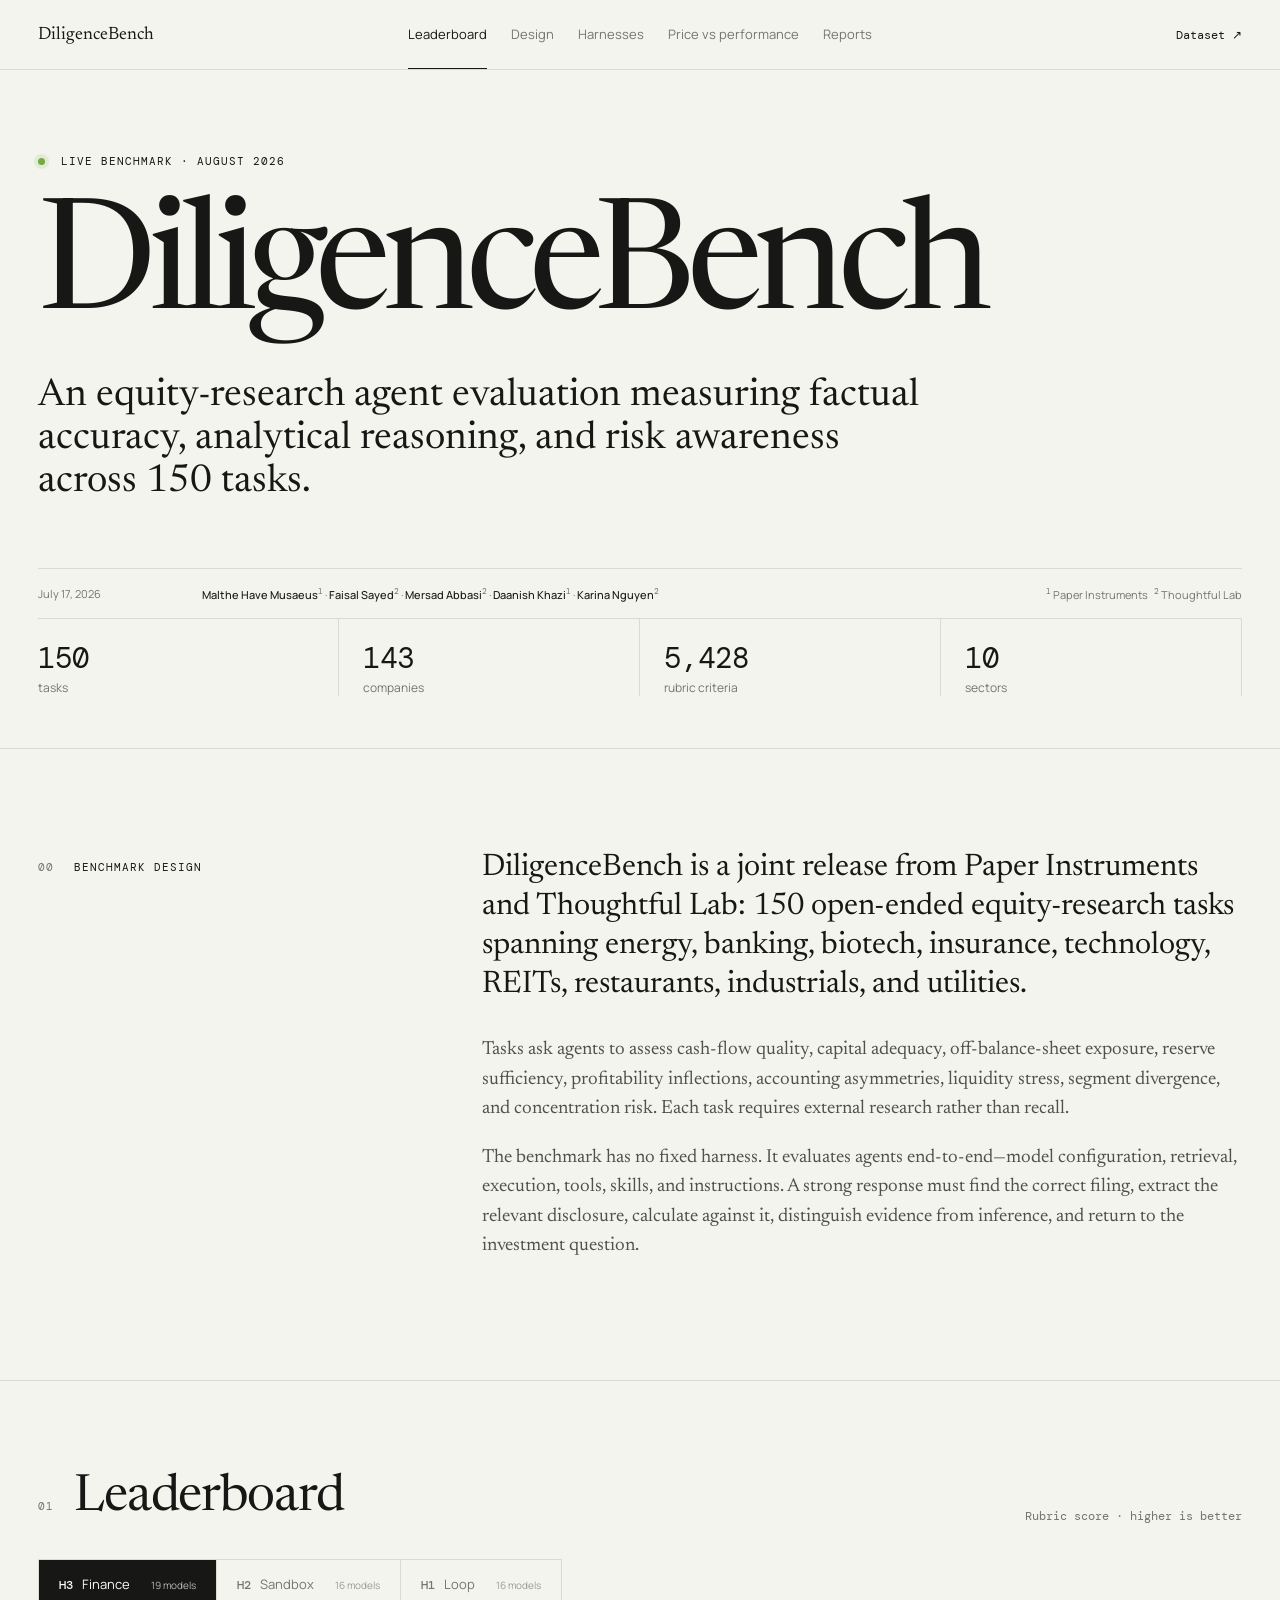
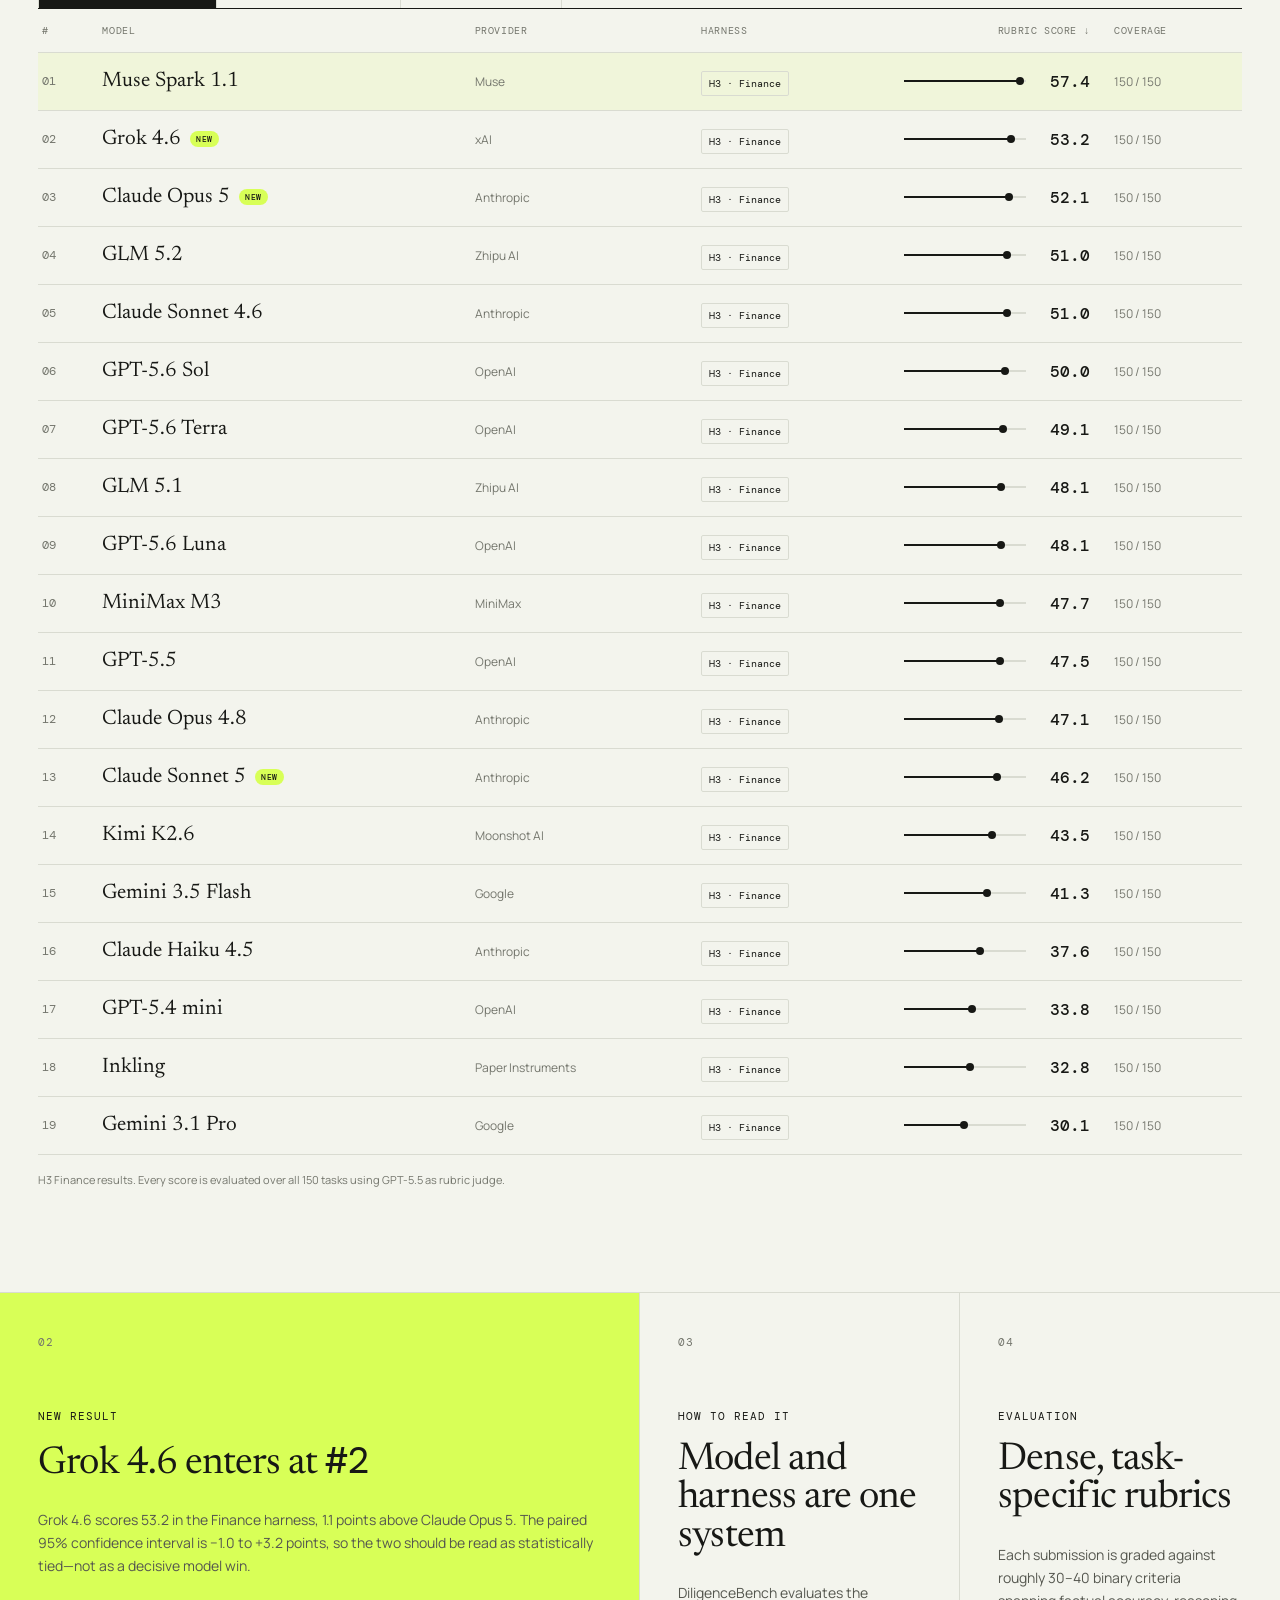
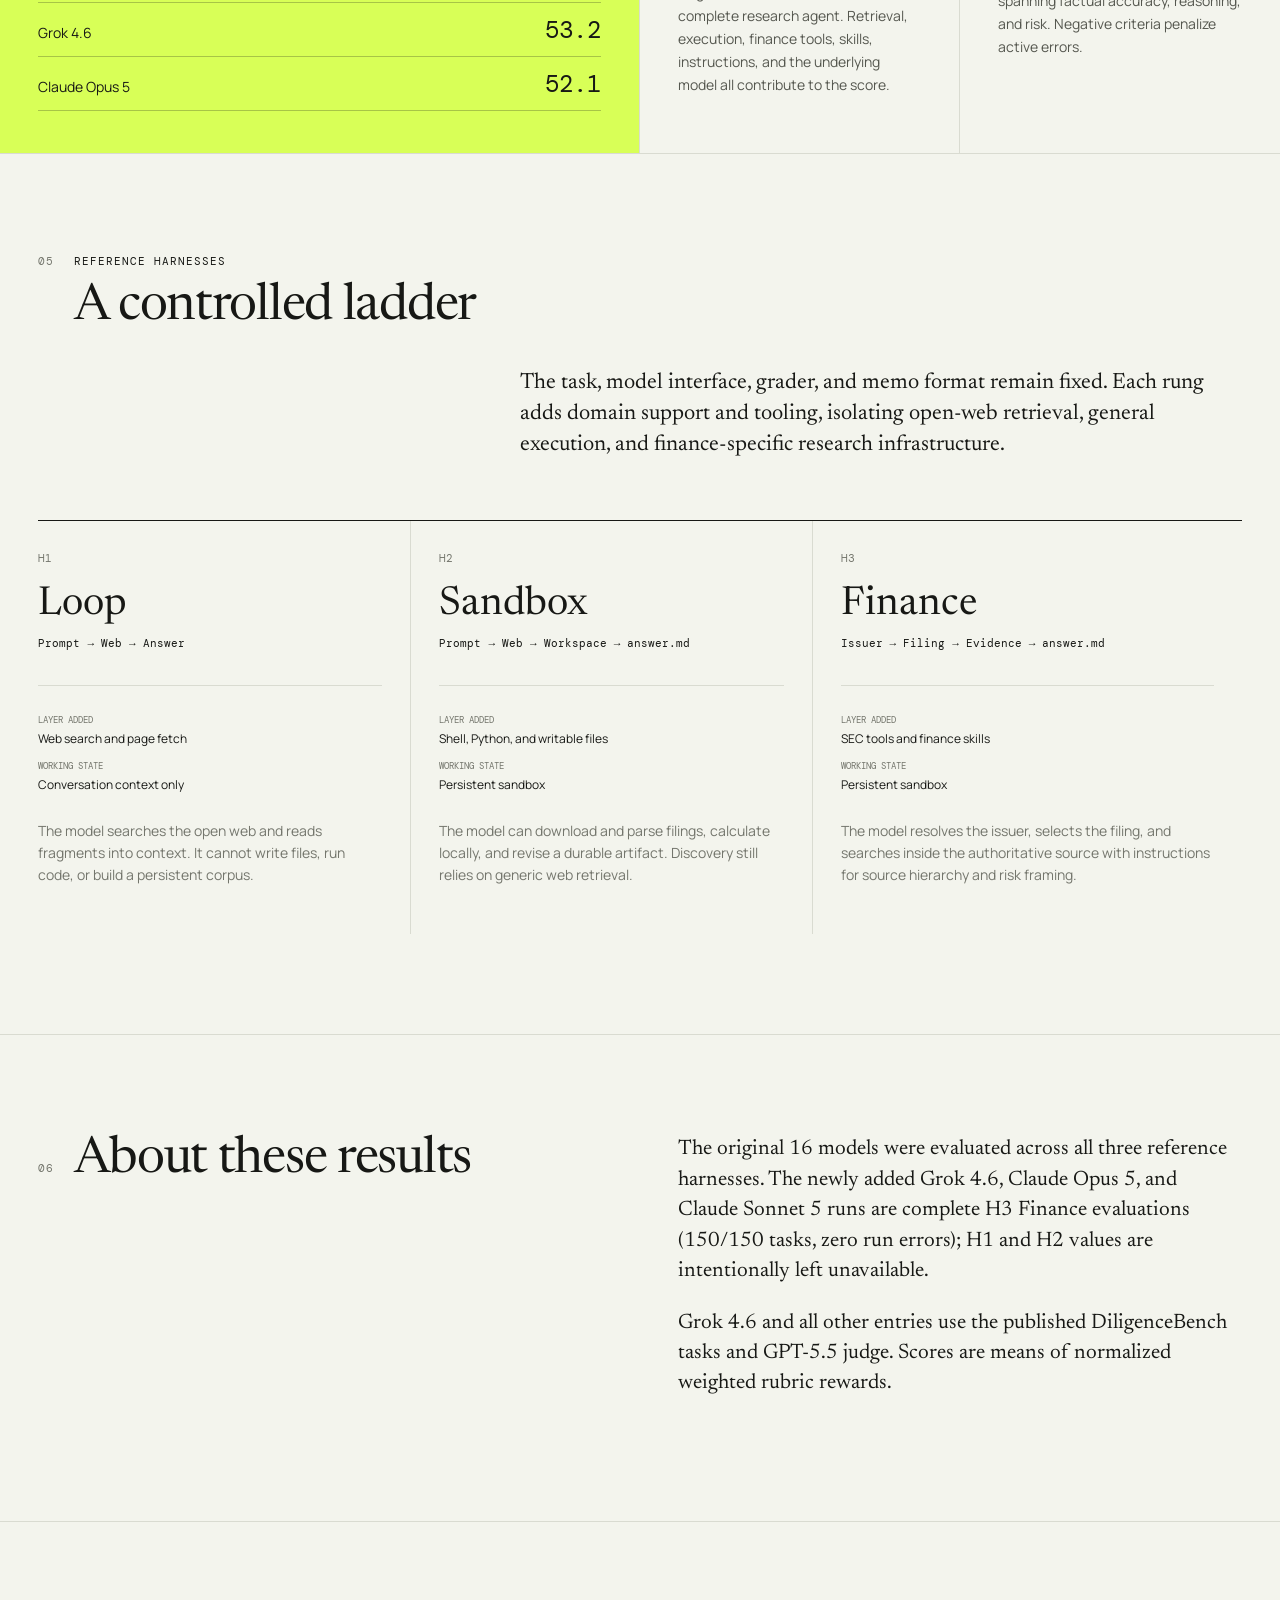
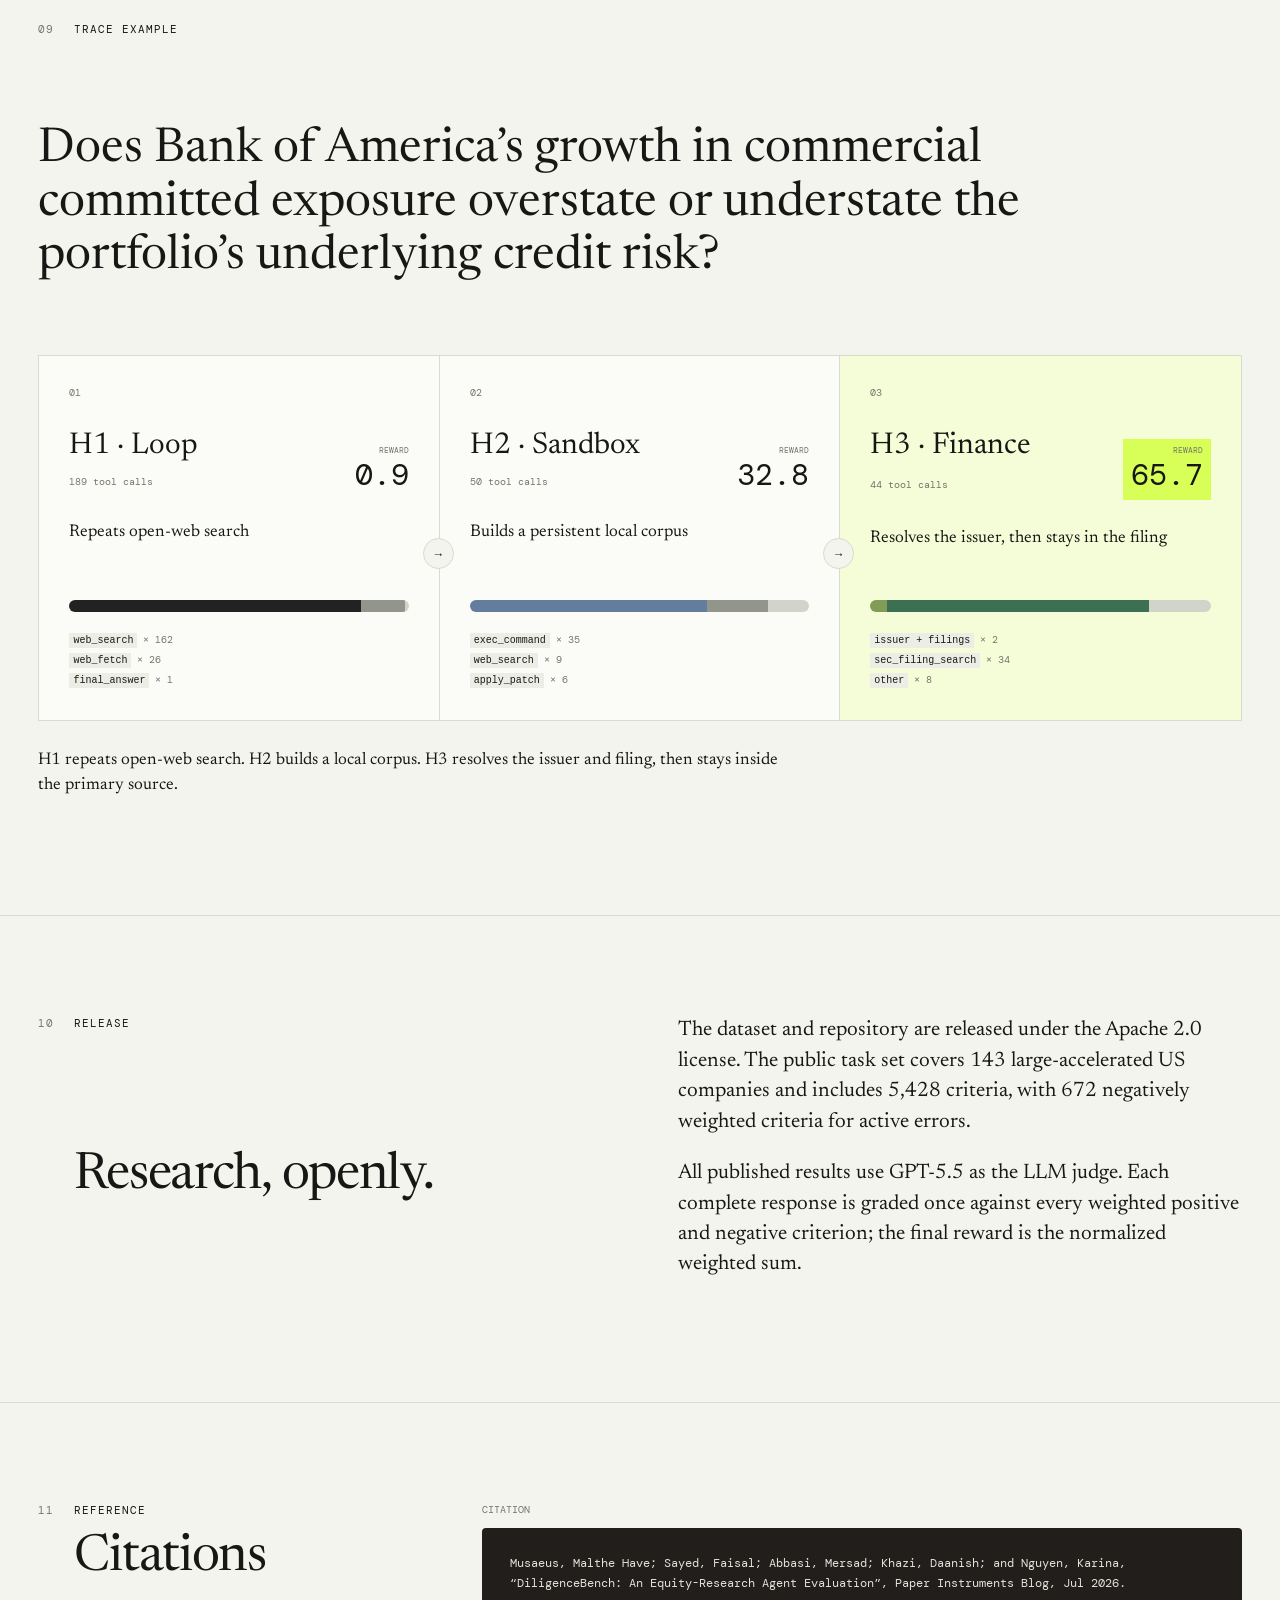
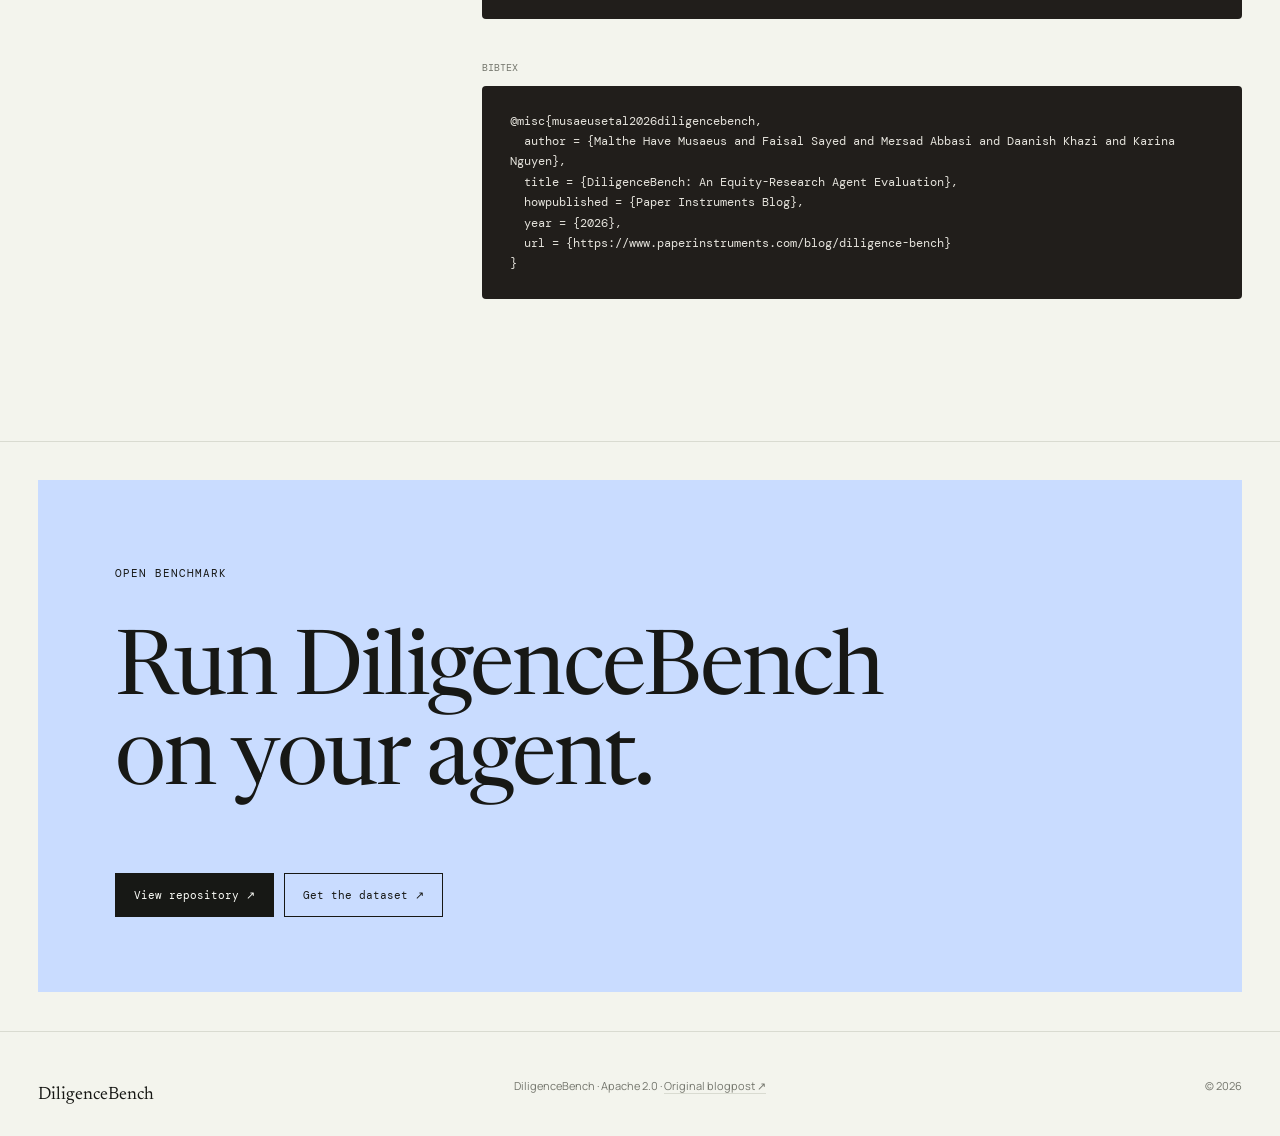
<file: index.html>
<!doctype html>
<html lang="en">
  <head>
    <meta charset="UTF-8" />
    <meta name="viewport" content="width=device-width, initial-scale=1.0" />
    <meta name="description" content="DiligenceBench: An Equity-Research Agent Evaluation" />
    <meta property="og:type" content="website" />
    <meta property="og:title" content="DiligenceBench" />
    <meta property="og:description" content="DiligenceBench: An Equity-Research Agent Evaluation" />
    <meta property="og:url" content="https://diligencebench.com/" />
    <meta property="og:image" content="https://diligencebench.com/diligencebench-social.jpeg" />
    <meta property="og:image:width" content="1080" />
    <meta property="og:image:height" content="1350" />
    <meta name="twitter:card" content="summary_large_image" />
    <meta name="twitter:title" content="DiligenceBench" />
    <meta name="twitter:description" content="DiligenceBench: An Equity-Research Agent Evaluation" />
    <meta name="twitter:image" content="https://diligencebench.com/diligencebench-social.jpeg" />
    <title>DiligenceBench — Leaderboard</title>
    <link rel="preconnect" href="https://fonts.googleapis.com" />
    <link rel="preconnect" href="https://fonts.gstatic.com" crossorigin />
    <link href="https://fonts.googleapis.com/css2?family=DM+Mono:wght@300;400;500&family=Manrope:wght@400;500;600&family=Newsreader:opsz,wght@6..72,400;6..72,500&display=swap" rel="stylesheet" />
    <link rel="stylesheet" href="styles.css" />
  </head>
  <body class="home-page">
    <header class="site-header">
      <a class="brand" href="#">DiligenceBench</a>
      <nav aria-label="Primary navigation">
        <a class="active" href="#leaderboard">Leaderboard</a>
        <a href="#design">Design</a>
        <a href="#methodology">Harnesses</a>
        <a href="price-performance.html">Price vs performance</a>
        <a href="reports.html">Reports</a>
      </nav>
      <a class="github-link" href="https://huggingface.co/datasets/paperinstruments/diligence-bench">Dataset <span>↗</span></a>
    </header>

    <main>
      <section class="hero" id="leaderboard">
        <div class="eyebrow"><span class="status-dot"></span> Live benchmark · August 2026</div>
        <h1>DiligenceBench</h1>
        <p class="lede">An equity-research agent evaluation measuring factual accuracy, analytical reasoning, and risk awareness across 150 tasks.</p>
        <div class="byline">
          <p>July 17, 2026</p>
          <p><b>Malthe Have Musaeus</b><sup>1</sup> · <b>Faisal Sayed</b><sup>2</sup> · <b>Mersad Abbasi</b><sup>2</sup> · <b>Daanish Khazi</b><sup>1</sup> · <b>Karina Nguyen</b><sup>2</sup></p>
          <p><sup>1</sup> Paper Instruments&nbsp;&nbsp; <sup>2</sup> Thoughtful Lab</p>
        </div>
        <div class="stats" aria-label="Benchmark summary">
          <div><strong>150</strong><span>tasks</span></div>
          <div><strong>143</strong><span>companies</span></div>
          <div><strong>5,428</strong><span>rubric criteria</span></div>
          <div><strong>10</strong><span>sectors</span></div>
        </div>
      </section>

      <section class="article-intro" id="design">
        <div><span class="section-index">00</span><p class="kicker">Benchmark design</p></div>
        <div class="article-copy">
          <p class="drop">DiligenceBench is a joint release from Paper Instruments and Thoughtful Lab: 150 open-ended equity-research tasks spanning energy, banking, biotech, insurance, technology, REITs, restaurants, industrials, and utilities.</p>
          <p>Tasks ask agents to assess cash-flow quality, capital adequacy, off-balance-sheet exposure, reserve sufficiency, profitability inflections, accounting asymmetries, liquidity stress, segment divergence, and concentration risk. Each task requires external research rather than recall.</p>
          <p>The benchmark has no fixed harness. It evaluates agents end-to-end—model configuration, retrieval, execution, tools, skills, and instructions. A strong response must find the correct filing, extract the relevant disclosure, calculate against it, distinguish evidence from inference, and return to the investment question.</p>
        </div>
      </section>

      <section class="board" aria-labelledby="board-title">
        <div class="board-heading">
          <div>
            <span class="section-index">01</span>
            <h2 id="board-title">Leaderboard</h2>
          </div>
          <p>Rubric score · higher is better</p>
        </div>

        <div class="harness-tabs" role="tablist" aria-label="Harness">
          <button class="tab active" data-harness="h3" role="tab" aria-selected="true"><b>H3</b> Finance <span>19 models</span></button>
          <button class="tab" data-harness="h2" role="tab" aria-selected="false"><b>H2</b> Sandbox <span>16 models</span></button>
          <button class="tab" data-harness="h1" role="tab" aria-selected="false"><b>H1</b> Loop <span>16 models</span></button>
        </div>

        <div class="table-wrap">
          <table>
            <thead>
              <tr><th class="rank">#</th><th>Model</th><th>Provider</th><th>Harness</th><th class="score">Rubric score ↓</th><th>Coverage</th></tr>
            </thead>
            <tbody id="leaderboard-body"></tbody>
          </table>
        </div>
        <p class="table-note" id="table-note">H3 Finance results. Every score is evaluated over all 150 tasks using GPT-5.5 as rubric judge.</p>
      </section>

      <section class="insight-grid" id="methodology">
        <a class="insight-card featured" href="reports.html#grok-opus" aria-label="Read the Grok 4.6 versus Claude Opus 5 report">
          <span class="section-index">02</span>
          <p class="kicker">New result</p>
          <h2>Grok 4.6 enters at <em>#2</em></h2>
          <p>Grok 4.6 scores 53.2 in the Finance harness, 1.1 points above Claude Opus 5. The paired 95% confidence interval is −1.0 to +3.2 points, so the two should be read as statistically tied—not as a decisive model win.</p>
          <div class="comparison">
            <div><span>Grok 4.6</span><strong>53.2</strong></div>
            <div><span>Claude Opus 5</span><strong>52.1</strong></div>
          </div>
        </a>
        <article class="insight-card">
          <span class="section-index">03</span>
          <p class="kicker">How to read it</p>
          <h2>Model and harness are one system</h2>
          <p>DiligenceBench evaluates the complete research agent. Retrieval, execution, finance tools, skills, instructions, and the underlying model all contribute to the score.</p>
        </article>
        <article class="insight-card">
          <span class="section-index">04</span>
          <p class="kicker">Evaluation</p>
          <h2>Dense, task-specific rubrics</h2>
          <p>Each submission is graded against roughly 30–40 binary criteria spanning factual accuracy, reasoning, and risk. Negative criteria penalize active errors.</p>
        </article>
      </section>

      <section class="harness-section">
        <div class="section-title"><span class="section-index">05</span><div><p class="kicker">Reference harnesses</p><h2>A controlled ladder</h2></div></div>
        <p class="section-deck">The task, model interface, grader, and memo format remain fixed. Each rung adds domain support and tooling, isolating open-web retrieval, general execution, and finance-specific research infrastructure.</p>
        <div class="harness-cards">
          <article><div class="harness-number">H1</div><h3>Loop</h3><p class="flow">Prompt → Web → Answer</p><dl><dt>Layer added</dt><dd>Web search and page fetch</dd><dt>Working state</dt><dd>Conversation context only</dd></dl><p>The model searches the open web and reads fragments into context. It cannot write files, run code, or build a persistent corpus.</p></article>
          <article><div class="harness-number">H2</div><h3>Sandbox</h3><p class="flow">Prompt → Web → Workspace → answer.md</p><dl><dt>Layer added</dt><dd>Shell, Python, and writable files</dd><dt>Working state</dt><dd>Persistent sandbox</dd></dl><p>The model can download and parse filings, calculate locally, and revise a durable artifact. Discovery still relies on generic web retrieval.</p></article>
          <article><div class="harness-number">H3</div><h3>Finance</h3><p class="flow">Issuer → Filing → Evidence → answer.md</p><dl><dt>Layer added</dt><dd>SEC tools and finance skills</dd><dt>Working state</dt><dd>Persistent sandbox</dd></dl><p>The model resolves the issuer, selects the filing, and searches inside the authoritative source with instructions for source hierarchy and risk framing.</p></article>
        </div>
      </section>

      <section class="method-note">
        <div><span class="section-index">06</span><h2>About these results</h2></div>
        <div class="prose">
          <p>The original 16 models were evaluated across all three reference harnesses. The newly added Grok 4.6, Claude Opus 5, and Claude Sonnet 5 runs are complete H3 Finance evaluations (150/150 tasks, zero run errors); H1 and H2 values are intentionally left unavailable.</p>
          <p>Grok 4.6 and all other entries use the published DiligenceBench tasks and GPT-5.5 judge. Scores are means of normalized weighted rubric rewards.</p>
        </div>
      </section>

      <section class="report-section" id="reports">
        <header class="report-head"><div><span class="section-index">07</span><p class="kicker">Research note · 4 min read</p></div><h2>Why Grok 4.6 edged ahead</h2><p class="report-standfirst">The score difference is small. The behavioral difference is not.</p></header>
        <div class="report-body">
          <aside><p>Grok 4.6 vs Claude Opus 5</p><strong>+1.1</strong><span>rubric points</span><small>95% CI: −1.0 to +3.2</small></aside>
          <article>
            <p>Grok was much more search-intensive: about <strong>41 tool calls per task</strong> versus Opus’s 22. It made 3,293 SEC filing-search calls against 486 for Opus and uniquely satisfied 529 rubric criteria, compared with 470 uniquely satisfied by Opus.</p>
            <h3>Section scores</h3>
            <div class="mini-table" role="table" aria-label="Grok and Opus rubric section scores">
              <div class="mini-row mini-head"><span>Section</span><span>Grok 4.6</span><span>Opus 5</span></div>
              <div class="mini-row"><span>Factual accuracy</span><strong>55.0</strong><span>54.2</span></div>
              <div class="mini-row"><span>Analytical reasoning</span><strong>53.2</strong><span>51.3</span></div>
              <div class="mini-row"><span>Risk awareness</span><strong>50.8</strong><span>49.3</span></div>
            </div>
            <h3>Behavioral differences</h3>
            <div class="behavior-grid"><div><b>Grok 4.6</b><p>Broader SEC search, more evidence gathering, more tool failures, and shorter final answers. Source failures appeared on 24 tasks.</p></div><div><b>Claude Opus 5</b><p>More shell-based document processing, longer answers, and fewer failed fetches. Source failures appeared on only four tasks.</p></div></div>
            <p>Opus wrote longer answers—13,445 versus 10,966 characters—and used more turns, but it more often omitted the rubric’s exact requested formulation. Its cleaner execution did not consistently become the precise assertions rewarded by the judge.</p>
            <blockquote><b>Conclusion.</b> Treat Grok 4.6 and Opus 5 as a statistical tie around 52–53%. Grok’s nominal advantage appears driven by aggressive search and slightly better rubric targeting; Opus was more efficient and sometimes more nuanced. Sonnet 5’s 46.2% is meaningfully below Grok, with a paired difference of +7.0 points and a confidence interval of roughly +4.5 to +9.4.</blockquote>
          </article>
        </div>
      </section>

      <section class="plot-section">
        <div class="plot-head"><div><span class="section-index">08</span><p class="kicker">Economics</p><h2>Price versus performance</h2></div><p>Estimated mean inference cost per task at published serving rates. Each path follows one open-weight model from H1 to H3.</p></div>
        <div class="plot-key"><span class="glm52">GLM 5.2</span><span class="glm51">GLM 5.1</span><span class="minimax">MiniMax M3</span><span class="kimi">Kimi K2.6</span><span class="inkling">Inkling</span></div>
        <div class="scatter-wrap"><svg id="cost-plot" role="img" aria-label="Cost per task versus rubric score by model and harness"></svg></div>
        <p class="plot-note">Token counts are reconstructed from complete traces with published tokenizers; cache reuse is inferred from the conversation prefix shared across turns. Hover points for exact values.</p>
      </section>

      <section class="trace-section">
        <div class="trace-head"><span class="section-index">09</span><div><p class="kicker">Trace example</p></div></div>
        <p class="trace-question">Does Bank of America’s growth in commercial committed exposure overstate or understate the portfolio’s underlying credit risk?</p>
        <div class="trace-list">
          <article><div class="trace-step">01</div><header><span>H1 · Loop</span><b>189 tool calls</b><strong>0.9</strong></header><p class="trace-mode">Repeats open-web search</p><div class="trace-bar"><i style="width:86%"></i><i style="width:13%"></i><i style="width:1%"></i></div><p><code>web_search</code> × 162<br><code>web_fetch</code> × 26<br><code>final_answer</code> × 1</p></article>
          <article><div class="trace-step">02</div><header><span>H2 · Sandbox</span><b>50 tool calls</b><strong>32.8</strong></header><p class="trace-mode">Builds a persistent local corpus</p><div class="trace-bar h2"><i style="width:70%"></i><i style="width:18%"></i><i style="width:12%"></i></div><p><code>exec_command</code> × 35<br><code>web_search</code> × 9<br><code>apply_patch</code> × 6</p></article>
          <article class="trace-best"><div class="trace-step">03</div><header><span>H3 · Finance</span><b>44 tool calls</b><strong>65.7</strong></header><p class="trace-mode">Resolves the issuer, then stays in the filing</p><div class="trace-bar h3"><i style="width:5%"></i><i style="width:77%"></i><i style="width:18%"></i></div><p><code>issuer + filings</code> × 2<br><code>sec_filing_search</code> × 34<br><code>other</code> × 8</p></article>
        </div>
        <p class="trace-caption">H1 repeats open-web search. H2 builds a local corpus. H3 resolves the issuer and filing, then stays inside the primary source.</p>
      </section>

      <section class="release-section">
        <div><span class="section-index">10</span><p class="kicker">Release</p><h2>Research, openly.</h2></div>
        <div class="prose"><p>The dataset and repository are released under the Apache 2.0 license. The public task set covers 143 large-accelerated US companies and includes 5,428 criteria, with 672 negatively weighted criteria for active errors.</p><p>All published results use GPT-5.5 as the LLM judge. Each complete response is graded once against every weighted positive and negative criterion; the final reward is the normalized weighted sum.</p></div>
      </section>

      <section class="citation-section">
        <div class="citation-title"><span class="section-index">11</span><div><p class="kicker">Reference</p><h2>Citations</h2></div></div>
        <div class="citation-content"><label>Citation</label><pre><code>Musaeus, Malthe Have; Sayed, Faisal; Abbasi, Mersad; Khazi, Daanish; and Nguyen, Karina, “DiligenceBench: An Equity-Research Agent Evaluation”, Paper Instruments Blog, Jul 2026.</code></pre><label>BibTeX</label><pre><code>@misc{musaeusetal2026diligencebench,
  author = {Malthe Have Musaeus and Faisal Sayed and Mersad Abbasi and Daanish Khazi and Karina Nguyen},
  title = {DiligenceBench: An Equity-Research Agent Evaluation},
  howpublished = {Paper Instruments Blog},
  year = {2026},
  url = {https://www.paperinstruments.com/blog/diligence-bench}
}</code></pre></div>
      </section>

      <section class="cta">
        <p class="kicker">Open benchmark</p>
        <h2>Run DiligenceBench<br />on your agent.</h2>
        <div><a class="button primary" href="https://github.com/paper-instruments/diligence-bench">View repository ↗</a><a class="button" href="https://huggingface.co/datasets/paperinstruments/diligence-bench">Get the dataset ↗</a></div>
      </section>
    </main>

    <footer><a class="brand" href="#">DiligenceBench</a><p>DiligenceBench · Apache 2.0 · <a class="quiet-link" href="https://www.paperinstruments.com/blog/diligence-bench">Original blogpost ↗</a></p><p>© 2026</p></footer>
    <script src="app.js"></script>
  </body>
</html>
</file>
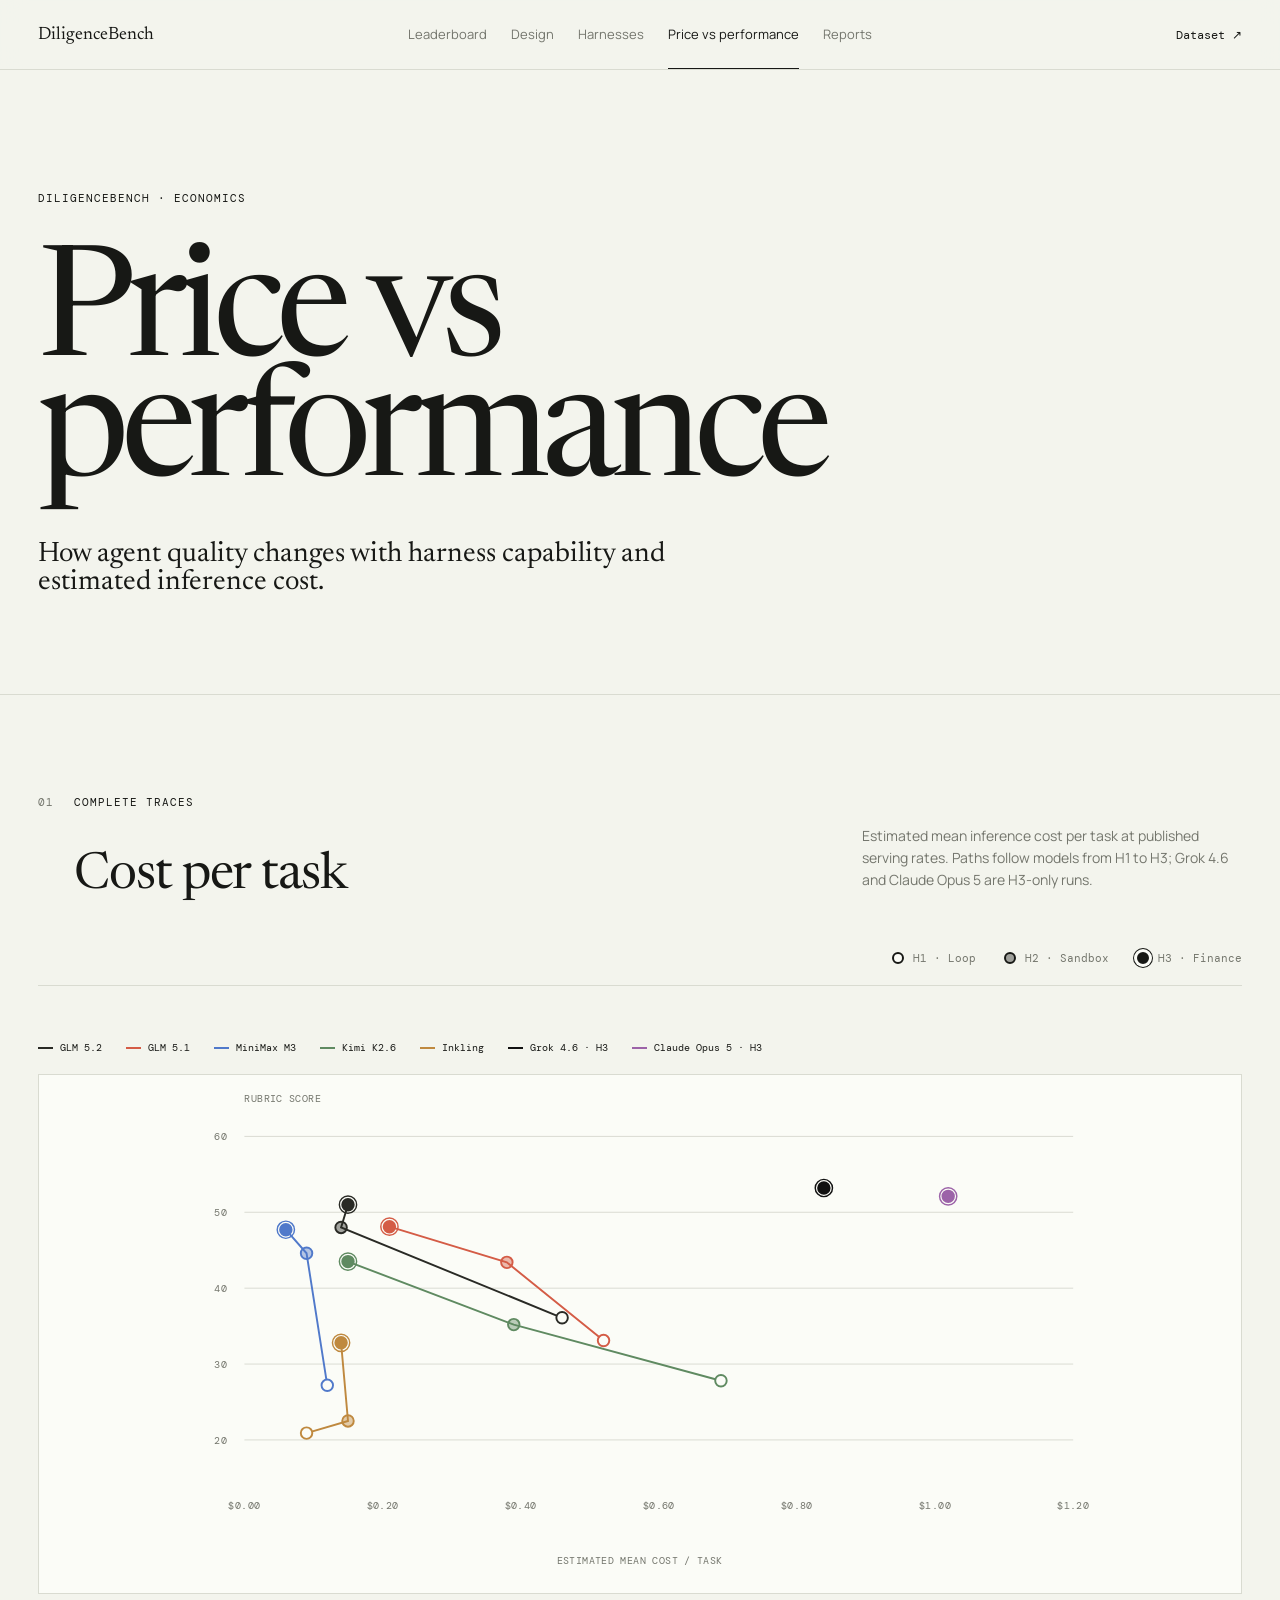
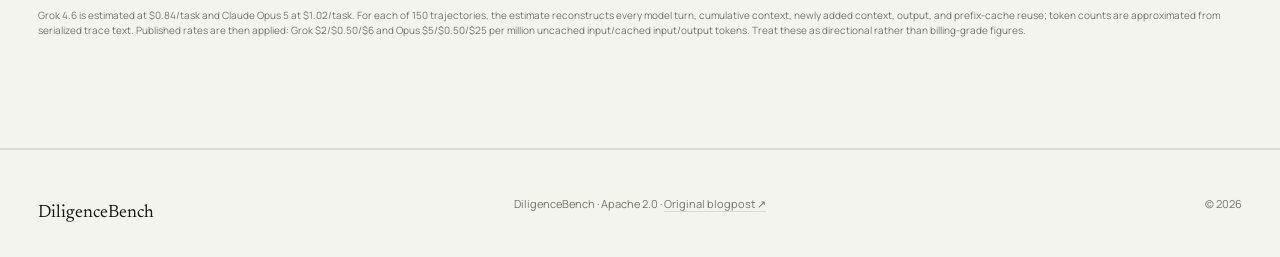
<file: price-performance.html>
<!doctype html><html lang="en"><head><meta charset="UTF-8"><meta name="viewport" content="width=device-width,initial-scale=1"><title>Price vs Performance — DiligenceBench</title><link rel="preconnect" href="https://fonts.googleapis.com"><link rel="preconnect" href="https://fonts.gstatic.com" crossorigin><link href="https://fonts.googleapis.com/css2?family=DM+Mono:wght@300;400;500&family=Manrope:wght@400;500;600&family=Newsreader:opsz,wght@6..72,400;6..72,500&display=swap" rel="stylesheet"><link rel="stylesheet" href="styles.css"></head>
<body class="sub-page"><header class="site-header"><a class="brand" href="index.html">DiligenceBench</a><nav><a href="index.html">Leaderboard</a><a href="index.html#design">Design</a><a href="index.html#methodology">Harnesses</a><a class="active" href="price-performance.html">Price vs performance</a><a href="reports.html">Reports</a></nav><a class="github-link" href="https://huggingface.co/datasets/paperinstruments/diligence-bench">Dataset ↗</a></header><main>
<section class="sub-hero"><p class="eyebrow">DiligenceBench · Economics</p><h1>Price vs<br>performance</h1><p>How agent quality changes with harness capability and estimated inference cost.</p></section>
<section class="plot-section visible-plot"><div class="plot-head"><div><span class="section-index">01</span><p class="kicker">Complete traces</p><h2>Cost per task</h2></div><p>Estimated mean inference cost per task at published serving rates. Paths follow models from H1 to H3; Grok 4.6 and Claude Opus 5 are H3-only runs.</p></div><div class="harness-key" aria-label="Harness marker legend"><span class="h1-mark"><i></i>H1 · Loop</span><span class="h2-mark"><i></i>H2 · Sandbox</span><span class="h3-mark"><i></i>H3 · Finance</span></div><div class="plot-key"><span class="glm52">GLM 5.2</span><span class="glm51">GLM 5.1</span><span class="minimax">MiniMax M3</span><span class="kimi">Kimi K2.6</span><span class="inkling">Inkling</span><span class="grok">Grok 4.6 · H3</span><span class="opus5">Claude Opus 5 · H3</span></div><div class="scatter-wrap"><svg id="cost-plot" role="img" aria-label="Cost per task versus rubric score"></svg><div class="plot-tooltip" role="status" aria-live="polite"></div></div><p class="plot-note">Grok 4.6 is estimated at $0.84/task and Claude Opus 5 at $1.02/task. For each of 150 trajectories, the estimate reconstructs every model turn, cumulative context, newly added context, output, and prefix-cache reuse; token counts are approximated from serialized trace text. Published rates are then applied: Grok $2/$0.50/$6 and Opus $5/$0.50/$25 per million uncached input/cached input/output tokens. Treat these as directional rather than billing-grade figures.</p></section>
</main><footer><a class="brand" href="index.html">DiligenceBench</a><p>DiligenceBench · Apache 2.0 · <a class="quiet-link" href="https://www.paperinstruments.com/blog/diligence-bench">Original blogpost ↗</a></p><p>© 2026</p></footer><script src="app.js"></script></body></html>
</file>
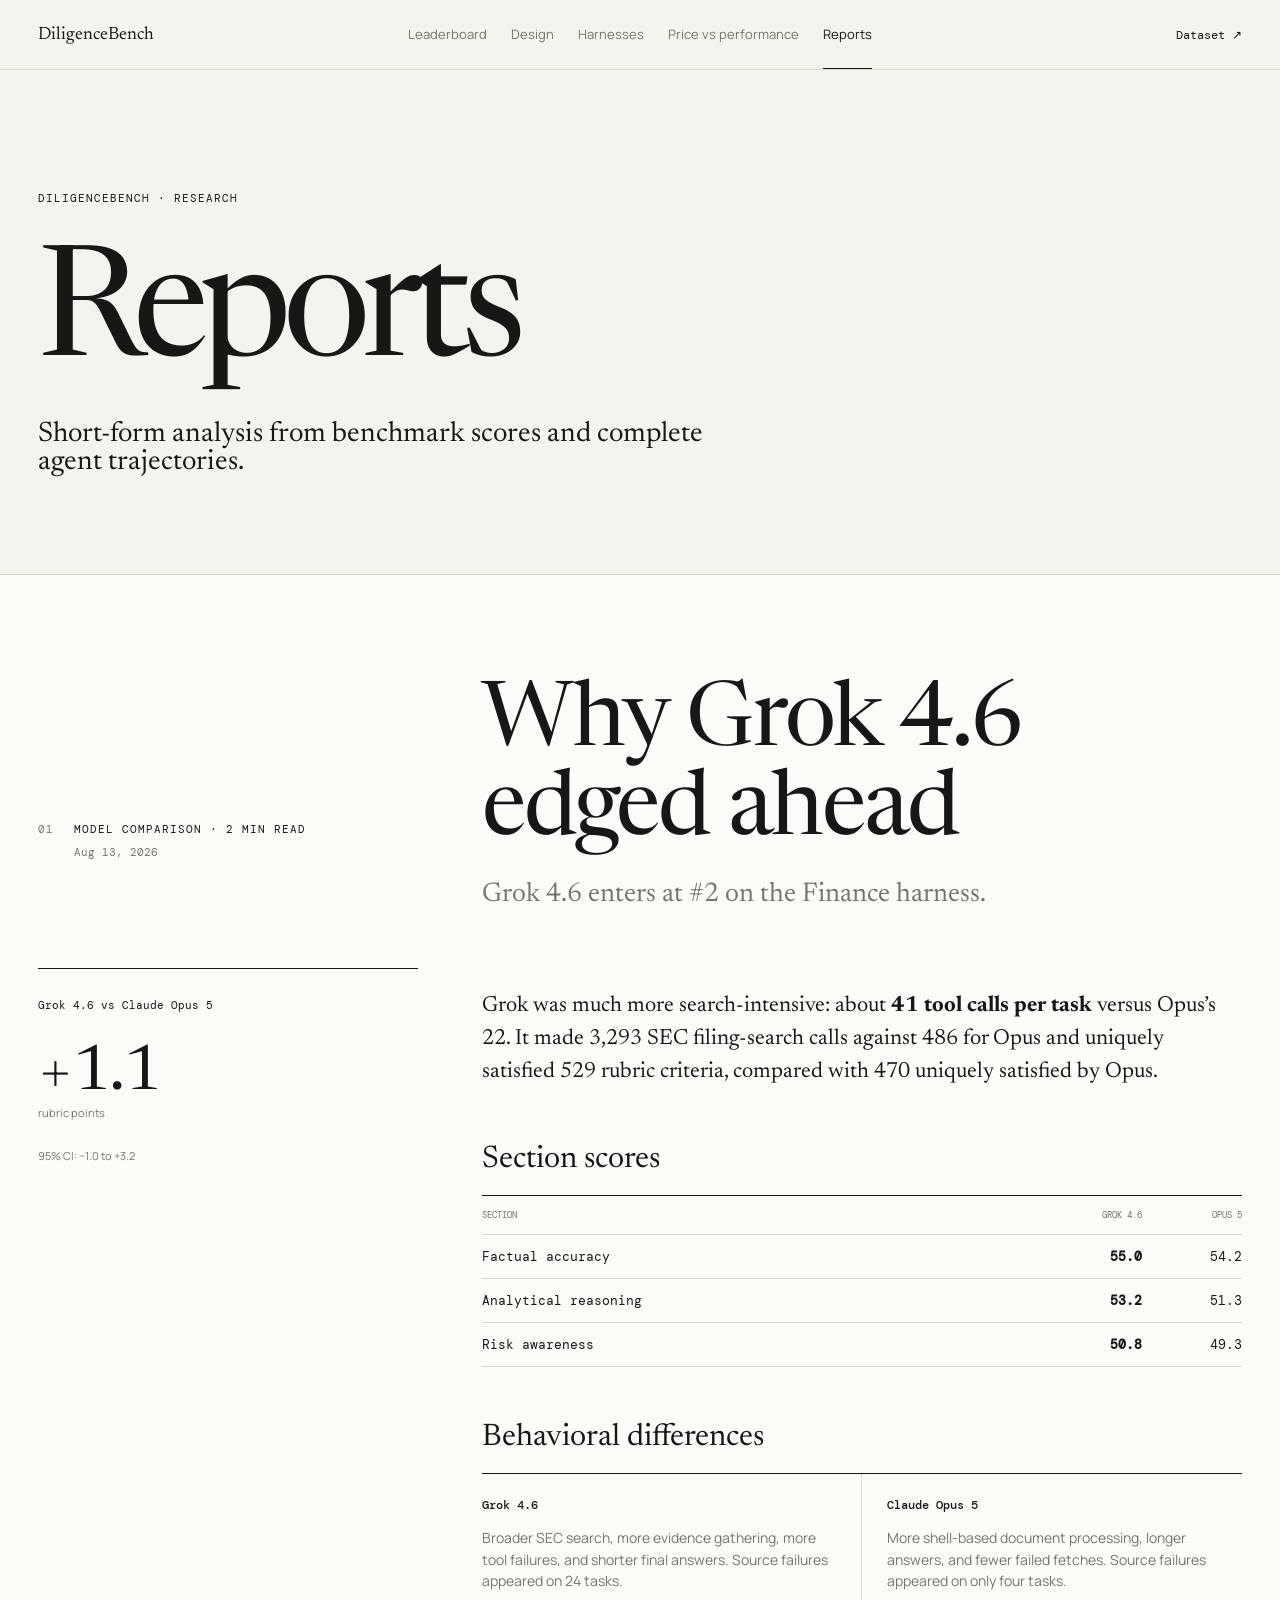
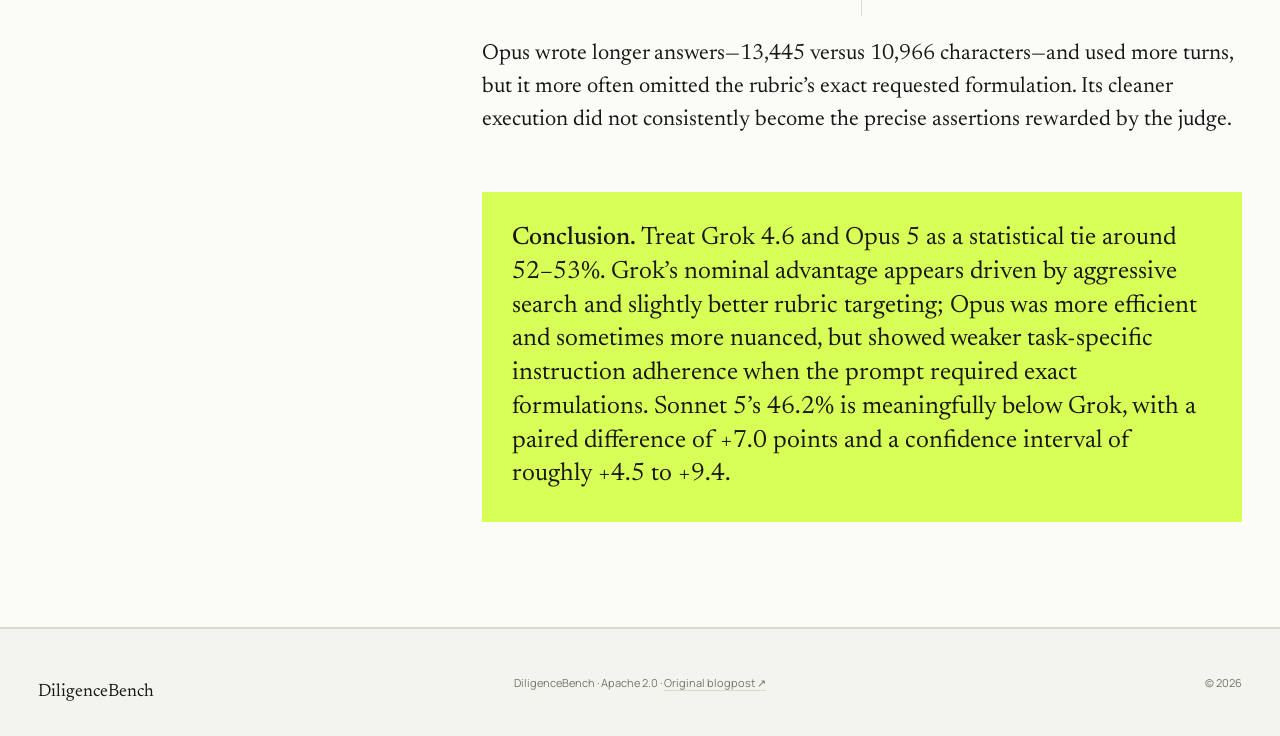
<file: reports.html>
<!doctype html><html lang="en"><head><meta charset="UTF-8"><meta name="viewport" content="width=device-width,initial-scale=1"><title>Reports — DiligenceBench</title><link rel="preconnect" href="https://fonts.googleapis.com"><link rel="preconnect" href="https://fonts.gstatic.com" crossorigin><link href="https://fonts.googleapis.com/css2?family=DM+Mono:wght@300;400;500&family=Manrope:wght@400;500;600&family=Newsreader:opsz,wght@6..72,400;6..72,500&display=swap" rel="stylesheet"><link rel="stylesheet" href="styles.css"></head>
<body class="sub-page"><header class="site-header"><a class="brand" href="index.html">DiligenceBench</a><nav><a href="index.html">Leaderboard</a><a href="index.html#design">Design</a><a href="index.html#methodology">Harnesses</a><a href="price-performance.html">Price vs performance</a><a class="active" href="reports.html">Reports</a></nav><a class="github-link" href="https://huggingface.co/datasets/paperinstruments/diligence-bench">Dataset ↗</a></header><main>
<section class="sub-hero"><p class="eyebrow">DiligenceBench · Research</p><h1>Reports</h1><p>Short-form analysis from benchmark scores and complete agent trajectories.</p></section>
<section class="report-section visible-report" id="grok-opus"><header class="report-head"><div><span class="section-index">01</span><p class="kicker">Model comparison · 2 min read<br><time datetime="2026-08-13">Aug 13, 2026</time></p></div><h2>Why Grok 4.6 edged ahead</h2><p class="report-standfirst">Grok 4.6 enters at #2 on the Finance harness.</p></header><div class="report-body"><aside><p>Grok 4.6 vs Claude Opus 5</p><strong>+1.1</strong><span>rubric points</span><small>95% CI: −1.0 to +3.2</small></aside><article>
<p>Grok was much more search-intensive: about <strong>41 tool calls per task</strong> versus Opus’s 22. It made 3,293 SEC filing-search calls against 486 for Opus and uniquely satisfied 529 rubric criteria, compared with 470 uniquely satisfied by Opus.</p><h3>Section scores</h3><div class="mini-table"><div class="mini-row mini-head"><span>Section</span><span>Grok 4.6</span><span>Opus 5</span></div><div class="mini-row"><span>Factual accuracy</span><strong>55.0</strong><span>54.2</span></div><div class="mini-row"><span>Analytical reasoning</span><strong>53.2</strong><span>51.3</span></div><div class="mini-row"><span>Risk awareness</span><strong>50.8</strong><span>49.3</span></div></div>
<h3>Behavioral differences</h3><div class="behavior-grid"><div><b>Grok 4.6</b><p>Broader SEC search, more evidence gathering, more tool failures, and shorter final answers. Source failures appeared on 24 tasks.</p></div><div><b>Claude Opus 5</b><p>More shell-based document processing, longer answers, and fewer failed fetches. Source failures appeared on only four tasks.</p></div></div><p>Opus wrote longer answers—13,445 versus 10,966 characters—and used more turns, but it more often omitted the rubric’s exact requested formulation. Its cleaner execution did not consistently become the precise assertions rewarded by the judge.</p><blockquote><b>Conclusion.</b> Treat Grok 4.6 and Opus 5 as a statistical tie around 52–53%. Grok’s nominal advantage appears driven by aggressive search and slightly better rubric targeting; Opus was more efficient and sometimes more nuanced, but showed weaker task-specific instruction adherence when the prompt required exact formulations. Sonnet 5’s 46.2% is meaningfully below Grok, with a paired difference of +7.0 points and a confidence interval of roughly +4.5 to +9.4.</blockquote>
</article></div></section></main><footer><a class="brand" href="index.html">DiligenceBench</a><p>DiligenceBench · Apache 2.0 · <a class="quiet-link" href="https://www.paperinstruments.com/blog/diligence-bench">Original blogpost ↗</a></p><p>© 2026</p></footer></body></html>
</file>
<file: styles.css>
:root { --ink:#171815; --muted:#74766d; --line:#d9dbd1; --paper:#f3f4ed; --white:#fbfcf7; --acid:#d8ff57; --blue:#c9dcff; }
* { box-sizing:border-box; }
html { scroll-behavior:smooth; }
body { margin:0; background:var(--paper); color:var(--ink); font-family:Manrope, sans-serif; font-size:14px; }
.home-page .report-section,.home-page .plot-section{display:none}.sub-hero{padding:110px 3vw 70px;border-bottom:1px solid var(--line)}.sub-hero h1{margin:55px 0 40px}.sub-hero>p:last-child{font:28px Newsreader,serif;max-width:700px}.visible-report,.visible-plot{display:block}.unknown-cost{margin-top:24px;border-top:1px solid var(--ink)}.unknown-cost>.kicker{margin:18px 0}.unknown-cost>div{display:grid;grid-template-columns:1fr 90px 2fr 100px;align-items:center;border-top:1px solid var(--line);padding:13px 0}.unknown-cost span{font:20px Newsreader,serif}.unknown-cost strong{font:16px "DM Mono",monospace}.unknown-cost i{height:1px;background:repeating-linear-gradient(90deg,var(--muted) 0 4px,transparent 4px 8px)}.unknown-cost small{color:var(--muted);text-align:right}
a { color:inherit; text-decoration:none; }
.site-header { height:70px; padding:0 3vw; display:grid; grid-template-columns:1fr auto 1fr; align-items:center; border-bottom:1px solid var(--line); position:sticky; top:0; background:rgba(243,244,237,.93); backdrop-filter:blur(12px); z-index:10; }
.brand { font-family:Newsreader,serif; font-size:18px; white-space:nowrap; }.brand span:first-child{font-family:Manrope,sans-serif;font-size:18px;font-weight:600}
nav { display:flex; height:100%; gap:24px; align-items:center; }
nav a { color:var(--muted); font-size:13px; height:100%; display:flex; align-items:center; border-bottom:1px solid transparent; }
nav a.active, nav a:hover { color:var(--ink); border-color:var(--ink); }
.github-link { justify-self:end; font-family:"DM Mono",monospace; font-size:12px; }
main { max-width:1480px; margin:auto; }
.hero { min-height:520px; padding:84px 3vw 52px; display:flex; flex-direction:column; justify-content:flex-end; border-bottom:1px solid var(--line); }
.eyebrow,.kicker,.section-index { font-family:"DM Mono",monospace; text-transform:uppercase; letter-spacing:.09em; font-size:11px; }
.status-dot { display:inline-block; width:7px; height:7px; background:#75aa44; border-radius:50%; margin-right:8px; box-shadow:0 0 0 4px rgba(117,170,68,.13); }
h1 { font-family:Newsreader,serif; font-weight:400; font-size:clamp(74px,12vw,176px); letter-spacing:-.055em; line-height:.78; margin:45px 0 42px; }
.lede { font-family:Newsreader,serif; font-size:clamp(23px,3vw,39px); line-height:1.12; max-width:900px; margin:0 0 64px; }
.byline { display:grid; grid-template-columns:140px 1fr auto; gap:24px; align-items:baseline; padding:17px 0; border-top:1px solid var(--line); color:var(--muted); font-size:11px; }.byline p{margin:0}.byline b{color:var(--ink);font-weight:500}.byline sup{font:8px "DM Mono",monospace}
.stats { display:grid; grid-template-columns:repeat(4,1fr); border-top:1px solid var(--line); }
.stats div { padding:20px 0 0; border-right:1px solid var(--line); }
.stats div:not(:first-child) { padding-left:24px; }
.stats strong { display:block; font:400 29px "DM Mono",monospace; }
.stats span { color:var(--muted); font-size:12px; }
.article-intro { padding:100px 3vw; display:grid; grid-template-columns:1fr 2fr; gap:5vw; border-bottom:1px solid var(--line); }.article-intro>div:first-child{display:flex;gap:20px;align-items:baseline}.article-copy{max-width:850px}.article-copy p{font:19px/1.55 Newsreader,serif;color:#4f514a}.article-copy .drop{font-size:31px;line-height:1.25;color:var(--ink);margin-top:0}
.board { padding:92px 3vw 105px; border-bottom:1px solid var(--line); }
.board-heading { display:flex; align-items:end; justify-content:space-between; margin-bottom:35px; }
.board-heading>div,.method-note>div:first-child { display:flex; align-items:baseline; gap:20px; }
.section-index { color:var(--muted); }
h2 { font:400 clamp(35px,4vw,55px)/1 Newsreader,serif; margin:0; letter-spacing:-.025em; }
.board-heading p { color:var(--muted); margin:0; font:12px "DM Mono",monospace; }
.harness-tabs { display:flex; border:1px solid var(--line); border-bottom:none; width:max-content; max-width:100%; }
.tab { appearance:none; background:transparent; border:0; border-right:1px solid var(--line); padding:15px 20px; color:var(--muted); font:13px Manrope,sans-serif; cursor:pointer; }
.tab:last-child { border:0; }.tab b { font:500 12px "DM Mono",monospace; margin-right:6px; }.tab span { font-size:10px; margin-left:18px; opacity:.7; }
.tab.active { background:var(--ink); color:var(--white); }
.table-wrap { overflow:auto; border-top:1px solid var(--ink); }
table { border-collapse:collapse; width:100%; min-width:770px; }
th { font:400 10px "DM Mono",monospace; color:var(--muted); text-transform:uppercase; letter-spacing:.06em; text-align:left; padding:15px 12px; border-bottom:1px solid var(--line); }
td { padding:18px 12px; border-bottom:1px solid var(--line); vertical-align:middle; }
th:first-child,td:first-child { padding-left:4px; }.rank { width:52px; }.score { text-align:right; }
td.rank-cell { color:var(--muted); font:12px "DM Mono",monospace; }
.model-name { font-family:Newsreader,serif; font-size:21px; }.provider,.coverage { color:var(--muted); font-size:12px; }
.new-pill { margin-left:9px; vertical-align:2px; background:var(--acid); padding:3px 6px; border-radius:10px; font:500 8px "DM Mono",monospace; letter-spacing:.05em; }
.harness-chip { font:10px "DM Mono",monospace; border:1px solid var(--line); padding:5px 7px; border-radius:2px; }
.score-cell { text-align:right; width:210px; }.score-layout { display:grid; grid-template-columns:1fr 50px; align-items:center; gap:14px; }
.bar-track { height:2px; background:var(--line); position:relative; }.bar { position:absolute; inset:0 auto 0 0; background:var(--ink); }.bar:after { content:""; position:absolute; right:-3px; top:-3px; width:8px; height:8px; border-radius:50%; background:var(--ink); }
.score-number { font:500 16px "DM Mono",monospace; }.top-row { background:rgba(216,255,87,.12); }
.table-note { margin:17px 0 0; color:var(--muted); font-size:11px; }
.insight-grid { display:grid; grid-template-columns:2fr 1fr 1fr; border-bottom:1px solid var(--line); }
.insight-card { min-height:460px; padding:42px 3vw; border-right:1px solid var(--line); display:flex; flex-direction:column; }
.insight-card:last-child { border:0; }.insight-card.featured { background:var(--acid); }
.insight-card .kicker { margin:60px 0 18px; }.insight-card h2 { font-size:clamp(32px,3vw,48px); }.insight-card h2 em { font-style:normal; font-family:"DM Mono",monospace; }
.insight-card>p:last-of-type { color:#55574f; line-height:1.65; margin-top:25px; max-width:620px; }
.comparison { margin-top:auto; border-top:1px solid rgba(23,24,21,.25); }
.comparison div { display:flex; justify-content:space-between; align-items:baseline; padding:11px 0; border-bottom:1px solid rgba(23,24,21,.25); }.comparison strong { font:400 24px "DM Mono",monospace; }
.harness-section{padding:100px 3vw;border-bottom:1px solid var(--line)}.section-title{display:flex;gap:20px;align-items:flex-start}.section-title .kicker{margin:0 0 14px}.section-deck{font:22px/1.4 Newsreader,serif;max-width:760px;margin:35px 0 60px 40%}.harness-cards{display:grid;grid-template-columns:repeat(3,1fr);border-top:1px solid var(--ink)}.harness-cards article{padding:30px 28px 35px 0;border-right:1px solid var(--line);margin-right:28px}.harness-cards article:last-child{border:0;margin:0}.harness-number{font:11px "DM Mono",monospace;color:var(--muted)}.harness-cards h3{font:400 40px Newsreader,serif;margin:20px 0 5px}.flow{font:11px "DM Mono",monospace;margin-bottom:35px}.harness-cards dl{border-top:1px solid var(--line);padding-top:15px}.harness-cards dt{font:9px "DM Mono",monospace;text-transform:uppercase;color:var(--muted);margin-top:13px}.harness-cards dd{margin:4px 0;font-size:12px}.harness-cards article>p:last-child{color:var(--muted);line-height:1.55;margin-top:27px}
.method-note { padding:100px 3vw; display:grid; grid-template-columns:1fr 1fr; gap:6vw; border-bottom:1px solid var(--line); }
.prose { font-family:Newsreader,serif; font-size:21px; line-height:1.45; }.prose p:first-child { margin-top:0; }.prose code { font:12px "DM Mono",monospace; background:#e6e7df; padding:3px 5px; }
.report-section{padding:105px 3vw;border-bottom:1px solid var(--line);background:var(--white)}.report-head{display:grid;grid-template-columns:1fr 2fr;column-gap:5vw;align-items:end}.report-head>div{display:flex;gap:20px}.report-head .kicker{margin:0}.report-head h2{font-size:clamp(50px,7vw,94px)}.report-standfirst{grid-column:2;font:27px Newsreader,serif;color:var(--muted);margin:22px 0 60px}.report-body{display:grid;grid-template-columns:1fr 2fr;gap:5vw}.report-body aside{border-top:1px solid var(--ink);padding-top:18px;display:flex;flex-direction:column;align-items:flex-start;height:max-content}.report-body aside p{font:11px "DM Mono",monospace}.report-body aside strong{font:400 62px Newsreader,serif;margin-top:20px}.report-body aside span,.report-body aside small{color:var(--muted);font-size:11px}.report-body aside small{margin-top:28px}.report-body article{max-width:820px}.report-body article>p{font:22px/1.5 Newsreader,serif}.report-body article h3{font:400 31px Newsreader,serif;margin:55px 0 20px}.mini-table{border-top:1px solid var(--ink)}.mini-row{display:grid;grid-template-columns:1fr 100px 100px;padding:13px 0;border-bottom:1px solid var(--line);font:13px "DM Mono",monospace}.mini-row span:not(:first-child),.mini-row strong{text-align:right}.mini-head{font-size:9px;text-transform:uppercase;color:var(--muted)}.behavior-grid{display:grid;grid-template-columns:1fr 1fr;border-top:1px solid var(--ink)}.behavior-grid div{padding:20px 25px 10px 0;border-right:1px solid var(--line)}.behavior-grid div+div{padding-left:25px;border-right:0}.behavior-grid b{font:500 12px "DM Mono",monospace}.behavior-grid p{color:var(--muted);line-height:1.55}blockquote{margin:55px 0 0;padding:30px;background:var(--acid);font:25px/1.35 Newsreader,serif}blockquote b{font-weight:500}
.plot-section{padding:100px 3vw;border-bottom:1px solid var(--line)}.plot-head{display:grid;grid-template-columns:2fr 1fr;gap:5vw}.plot-head>div{display:grid;grid-template-columns:auto 1fr;gap:20px}.plot-head h2{grid-column:2}.plot-head .kicker{margin:0 0 18px}.plot-head>p{color:var(--muted);line-height:1.6;margin-top:30px}.plot-key{display:flex;gap:24px;flex-wrap:wrap;margin:55px 0 20px;font:10px "DM Mono",monospace}.plot-key span:before{content:"";width:15px;height:2px;background:var(--c);display:inline-block;margin-right:7px;vertical-align:middle}.glm52{--c:#292a25}.glm51{--c:#d45c46}.minimax{--c:#5079ca}.kimi{--c:#5f8a61}.inkling{--c:#bf893f}.scatter-wrap{height:460px;border:1px solid var(--line);background:var(--white)}#cost-plot{width:100%;height:100%}.plot-note,.trace-caption{color:var(--muted);font-size:10px;line-height:1.5;margin-top:14px}
.trace-section{padding:100px 3vw;border-bottom:1px solid var(--line)}.trace-head{display:flex;gap:20px}.trace-head .kicker{margin:0 0 18px}.trace-question{font:clamp(28px,4vw,48px)/1.12 Newsreader,serif;max-width:1000px;margin:70px 0}.trace-list{border-top:1px solid var(--ink)}.trace-list article{padding:24px 0;border-bottom:1px solid var(--line)}.trace-list header{display:grid;grid-template-columns:1fr 120px 80px;align-items:baseline}.trace-list header span{font:21px Newsreader,serif}.trace-list header b{font:400 11px "DM Mono",monospace}.trace-list header strong{text-align:right;font:400 21px "DM Mono",monospace}.trace-list header strong:before{content:"reward ";display:block;font-size:8px;color:var(--muted)}.trace-bar{display:flex;height:8px;margin:18px 0 11px}.trace-bar i{background:#222}.trace-bar i:nth-child(2){background:#92958c}.trace-bar i:nth-child(3){background:#d2d4cb}.trace-bar.h2 i:first-child{background:#647c9e}.trace-bar.h3 i:first-child{background:#829c56}.trace-bar.h3 i:nth-child(2){background:#3d6f52}.trace-list article>p{font:10px "DM Mono",monospace;color:var(--muted);margin:0}.trace-list code{color:var(--ink)}
.cta { margin:3vw; padding:75px 6vw; background:var(--blue); min-height:410px; display:flex; flex-direction:column; align-items:flex-start; }
.release-section{padding:100px 3vw;display:grid;grid-template-columns:1fr 1fr;gap:6vw;border-bottom:1px solid var(--line)}.release-section>div:first-child{display:grid;grid-template-columns:auto 1fr;column-gap:20px}.release-section .kicker{margin:0 0 20px}.release-section h2{grid-column:2}
.cta h2 { font-size:clamp(52px,7vw,100px); margin:38px 0 65px; }.cta>div { display:flex; gap:10px; }
.button { border:1px solid var(--ink); padding:14px 18px; font:11px "DM Mono",monospace; }.button.primary { color:var(--white); background:var(--ink); }
footer { padding:35px 3vw; border-top:1px solid var(--line); display:grid; grid-template-columns:1fr auto 1fr; align-items:end; color:var(--muted); font-size:11px; }footer p:last-child{text-align:right}footer .brand{color:var(--ink)}
.quiet-link{border-bottom:1px solid var(--line);transition:color .15s ease}.quiet-link:hover{color:var(--ink)}
.report-head time{display:inline-block;margin-top:9px;color:var(--muted);letter-spacing:0;text-transform:none}
@media (max-width:800px) { .site-header { grid-template-columns:1fr auto; }.site-header nav{display:none}.hero{min-height:600px}.byline{grid-template-columns:1fr;gap:8px}.stats{grid-template-columns:1fr 1fr;gap:20px}.stats div:nth-child(2){border-right:0}.article-intro{grid-template-columns:1fr}.insight-grid{grid-template-columns:1fr}.insight-card{min-height:auto;border-right:0;border-bottom:1px solid var(--line)}.harness-cards{grid-template-columns:1fr}.harness-cards article{border-right:0;border-bottom:1px solid var(--line);margin:0;padding-right:0}.section-deck{margin:35px 0}.method-note,.release-section,.report-head,.report-body,.plot-head{grid-template-columns:1fr}.report-head h2,.report-standfirst{grid-column:1}.report-standfirst{margin-bottom:40px}.report-body aside{margin-bottom:30px}.behavior-grid{grid-template-columns:1fr}.behavior-grid div{border-right:0;border-bottom:1px solid var(--line)}.behavior-grid div+div{padding-left:0}.mini-row{grid-template-columns:1fr 70px 70px}.scatter-wrap{height:380px}.trace-list header{grid-template-columns:1fr 80px 60px}.harness-tabs{width:100%}.tab{flex:1;padding:13px 8px}.tab span{display:none}footer{grid-template-columns:1fr;gap:12px}footer p,footer p:last-child{text-align:left;margin:0} }
@media (prefers-reduced-motion:no-preference) { tbody tr { animation:row-in .35s both; } @keyframes row-in { from { opacity:0; transform:translateY(5px); } } }
.unknown-cost small{max-width:270px;justify-self:end}
.grok{--c:#111}.opus5{--c:#9c63a8}.insight-card.featured{transition:filter .2s ease}.insight-card.featured:hover{filter:brightness(.96)}
#cost-plot .axes text{font:10px "DM Mono",monospace;fill:var(--muted);letter-spacing:.04em}
.visible-plot .scatter-wrap{height:520px}
.harness-key{display:flex;justify-content:flex-end;gap:28px;margin:45px 0 0;padding-bottom:20px;border-bottom:1px solid var(--line);font:11px "DM Mono",monospace;color:var(--muted)}.harness-key span{display:flex;align-items:center;gap:9px}.harness-key i{display:block;width:12px;height:12px;border:2px solid var(--ink);border-radius:50%;background:var(--white)}.harness-key .h2-mark i{background:rgba(23,24,21,.38)}.harness-key .h3-mark i{background:var(--ink);box-shadow:0 0 0 3px var(--white),0 0 0 4px var(--ink)}
.scatter-wrap{position:relative}.plot-point{cursor:crosshair;transition:r .15s ease}.plot-point:hover,.plot-point:focus{r:8;outline:none}.plot-tooltip{position:absolute;z-index:4;min-width:190px;padding:13px 15px;background:var(--ink);color:var(--white);pointer-events:none;opacity:0;transform:translate(-50%,calc(-100% - 14px));transition:opacity .12s ease;font-size:11px}.plot-tooltip.visible{opacity:1}.plot-tooltip b{display:block;font:18px Newsreader,serif;margin-bottom:3px}.plot-tooltip>span{color:#b8bab2;font:9px "DM Mono",monospace}.plot-tooltip dl{margin:12px 0 0;border-top:1px solid #494a45}.plot-tooltip dl div{display:flex;justify-content:space-between;padding-top:7px}.plot-tooltip dt{color:#b8bab2}.plot-tooltip dd{margin:0;font-family:"DM Mono",monospace}
.trace-list{display:grid;grid-template-columns:repeat(3,1fr);border:1px solid var(--line);background:var(--white)}.trace-list article{position:relative;min-height:330px;padding:30px;border-right:1px solid var(--line);border-bottom:0;display:flex;flex-direction:column}.trace-list article:last-child{border-right:0}.trace-list article:after{content:"→";position:absolute;right:-15px;top:50%;z-index:2;width:29px;height:29px;border:1px solid var(--line);border-radius:50%;display:grid;place-items:center;background:var(--paper);font:12px "DM Mono",monospace}.trace-list article:last-child:after{display:none}.trace-list .trace-best{background:rgba(216,255,87,.2)}.trace-step{font:10px "DM Mono",monospace;color:var(--muted);margin-bottom:32px}.trace-list header{display:grid;grid-template-columns:1fr auto;gap:7px}.trace-list header span{font:30px Newsreader,serif}.trace-list header b{grid-column:1;font:400 10px "DM Mono",monospace;color:var(--muted)}.trace-list header strong{grid-column:2;grid-row:1/3;font:400 30px "DM Mono",monospace}.trace-list header strong:before{content:"reward";display:block;font-size:8px;color:var(--muted);text-transform:uppercase}.trace-mode{font:17px/1.3 Newsreader,serif!important;color:var(--ink)!important;margin:28px 0!important;min-height:44px}.trace-bar{height:12px;margin:auto 0 18px;border-radius:8px;overflow:hidden}.trace-list article>p:last-child{font:10px/1.9 "DM Mono",monospace}.trace-list code{background:#eceee5;padding:2px 4px}.trace-best header strong{background:var(--acid);padding:6px 8px}.trace-caption{font:17px/1.45 Newsreader,serif!important;color:var(--ink)!important;max-width:760px;margin-top:28px!important}.citation-section{padding:100px 3vw;display:grid;grid-template-columns:1fr 2fr;gap:5vw;border-bottom:1px solid var(--line)}.citation-title{display:flex;gap:20px}.citation-title .kicker{margin:0 0 16px}.citation-content label{display:block;font:10px "DM Mono",monospace;text-transform:uppercase;color:var(--muted);margin:0 0 12px}.citation-content pre{margin:0 0 42px;padding:25px 28px;background:#211e1b;color:#e5e3dc;border-radius:4px;overflow:auto;white-space:pre-wrap}.citation-content pre code{font:12px/1.7 "DM Mono",monospace}
@media(max-width:800px){.trace-list{grid-template-columns:1fr}.trace-list article{border-right:0;border-bottom:1px solid var(--line)}.trace-list article:after{display:none}.citation-section{grid-template-columns:1fr}.citation-content pre{white-space:pre;}}
</file>
